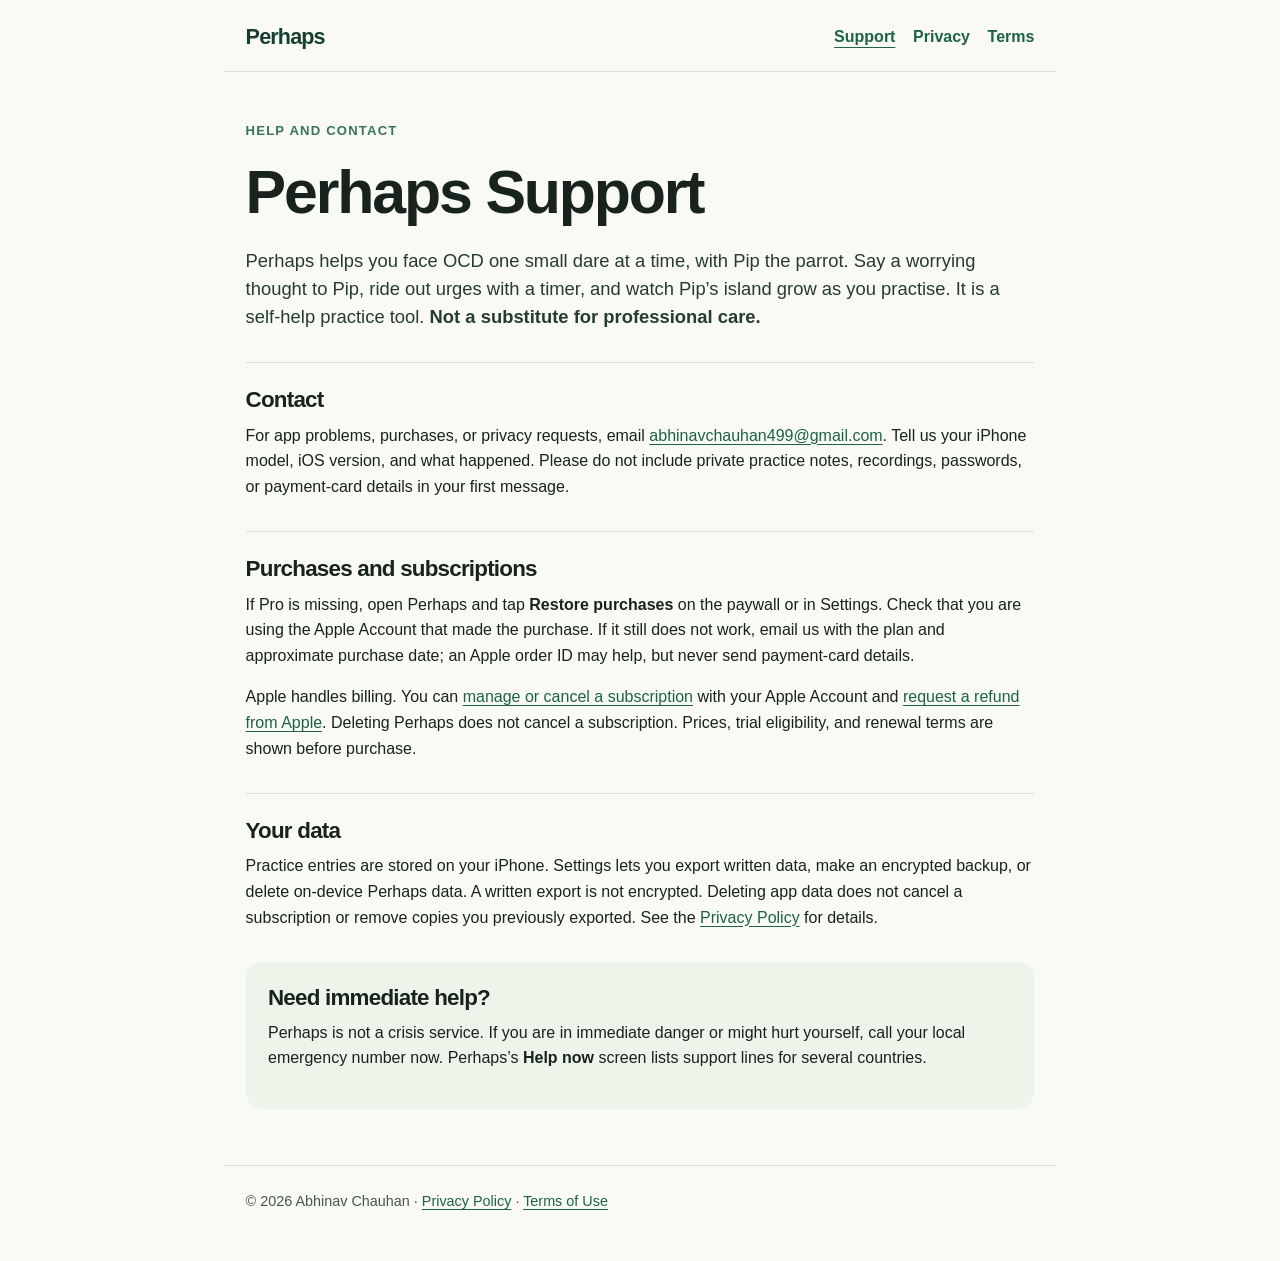
<file: index.html>
<!doctype html>
<html lang="en">
<head>
  <meta charset="utf-8">
  <meta name="viewport" content="width=device-width, initial-scale=1">
  <meta name="description" content="Help with Perhaps, a private self-help practice app for iPhone.">
  <title>Support · Perhaps</title>
  <link rel="stylesheet" href="style.css">
</head>
<body>
  <header class="site-header">
    <a class="brand" href="./">Perhaps</a>
    <nav aria-label="Site navigation"><a aria-current="page" href="./">Support</a><a href="privacy.html">Privacy</a><a href="terms.html">Terms</a></nav>
  </header>
  <main>
    <p class="eyebrow">Help and contact</p>
    <h1>Perhaps Support</h1>
    <p class="lead">Perhaps helps you face OCD one small dare at a time, with Pip the parrot. Say a worrying thought to Pip, ride out urges with a timer, and watch Pip’s island grow as you practise. It is a self-help practice tool. <strong>Not a substitute for professional care.</strong></p>
    <section aria-labelledby="contact"><h2 id="contact">Contact</h2>
      <p>For app problems, purchases, or privacy requests, email <a href="mailto:abhinavchauhan499@gmail.com?subject=Perhaps%20support">abhinavchauhan499@gmail.com</a>. Tell us your iPhone model, iOS version, and what happened. Please do not include private practice notes, recordings, passwords, or payment-card details in your first message.</p>
    </section>
    <section aria-labelledby="purchases"><h2 id="purchases">Purchases and subscriptions</h2>
      <p>If Pro is missing, open Perhaps and tap <strong>Restore purchases</strong> on the paywall or in Settings. Check that you are using the Apple Account that made the purchase. If it still does not work, email us with the plan and approximate purchase date; an Apple order ID may help, but never send payment-card details.</p>
      <p>Apple handles billing. You can <a href="https://apps.apple.com/account/subscriptions">manage or cancel a subscription</a> with your Apple Account and <a href="https://reportaproblem.apple.com/">request a refund from Apple</a>. Deleting Perhaps does not cancel a subscription. Prices, trial eligibility, and renewal terms are shown before purchase.</p>
    </section>
    <section aria-labelledby="data"><h2 id="data">Your data</h2>
      <p>Practice entries are stored on your iPhone. Settings lets you export written data, make an encrypted backup, or delete on-device Perhaps data. A written export is not encrypted. Deleting app data does not cancel a subscription or remove copies you previously exported. See the <a href="privacy.html">Privacy Policy</a> for details.</p>
    </section>
    <section aria-labelledby="safety" class="notice"><h2 id="safety">Need immediate help?</h2>
      <p>Perhaps is not a crisis service. If you are in immediate danger or might hurt yourself, call your local emergency number now. Perhaps’s <strong>Help now</strong> screen lists support lines for several countries.</p>
    </section>
  </main>
  <footer><p>© 2026 Abhinav Chauhan · <a href="privacy.html">Privacy Policy</a> · <a href="terms.html">Terms of Use</a></p></footer>
</body>
</html>
</file>
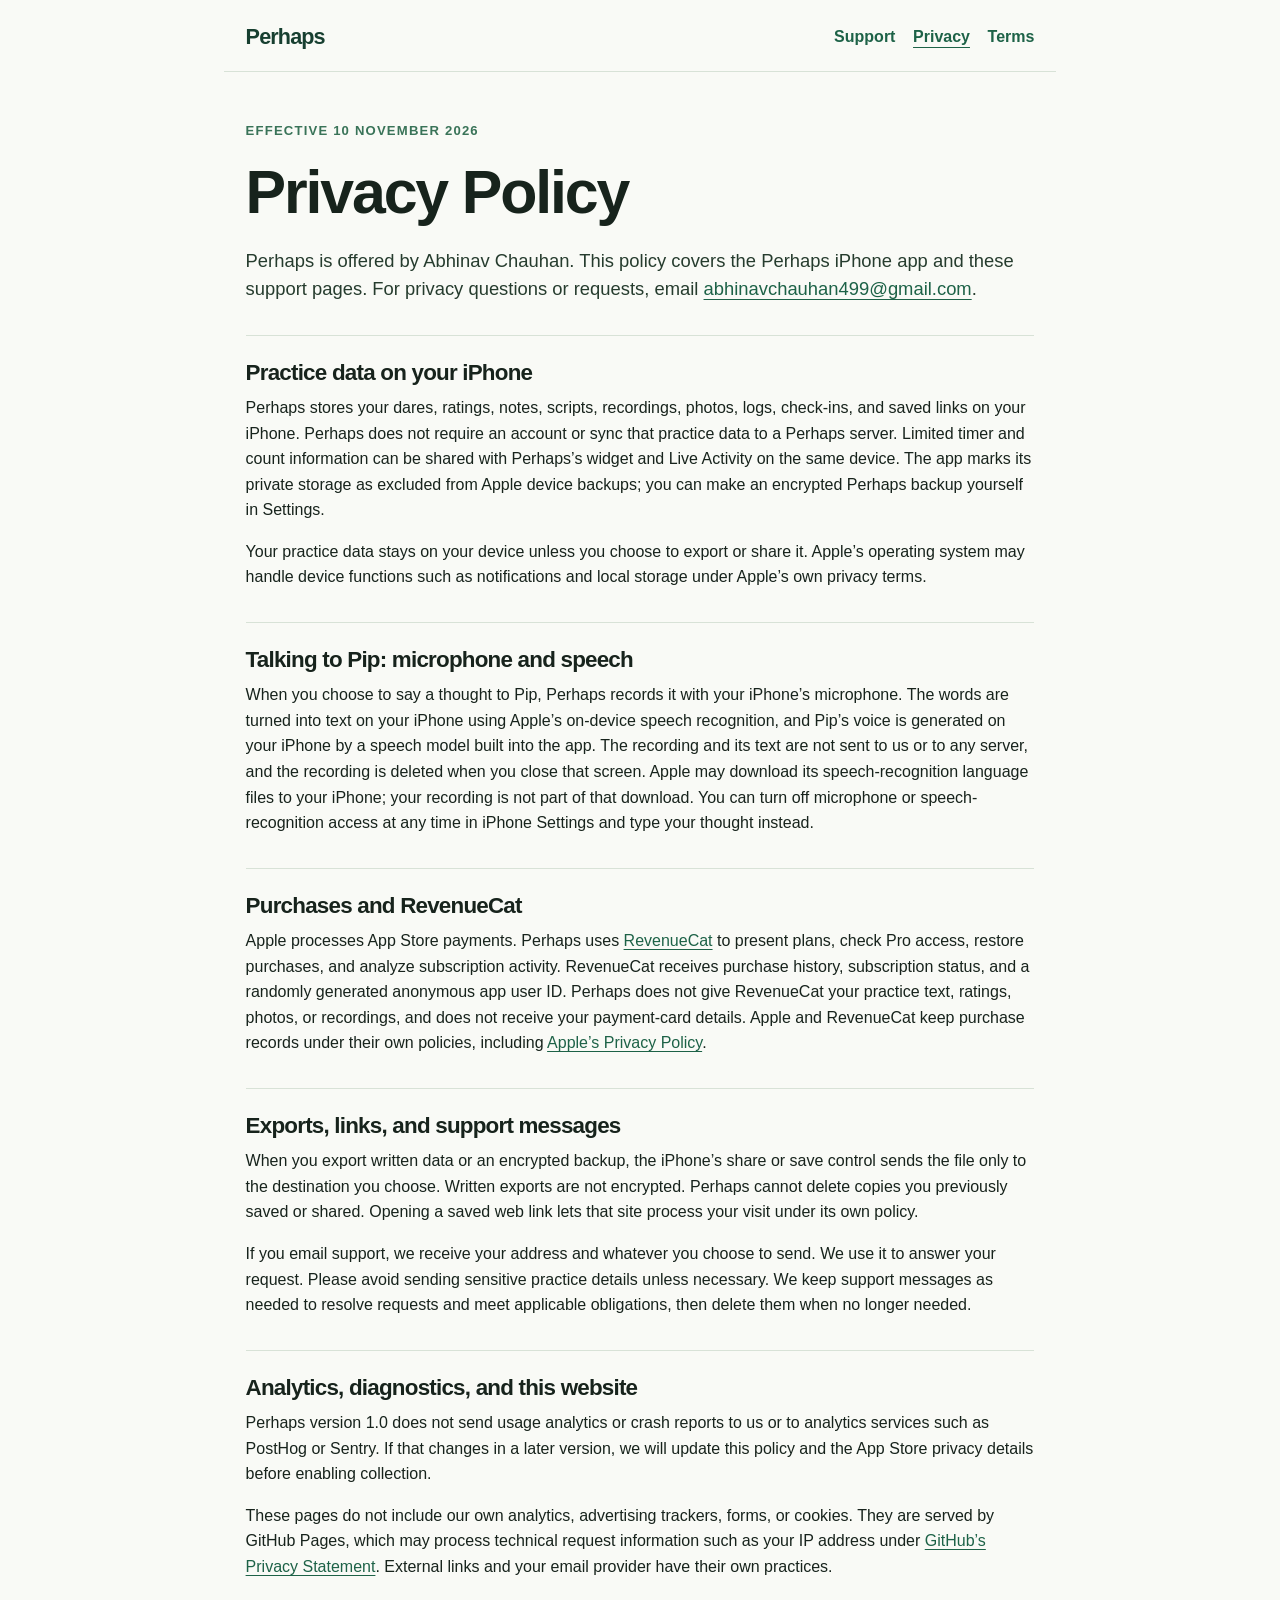
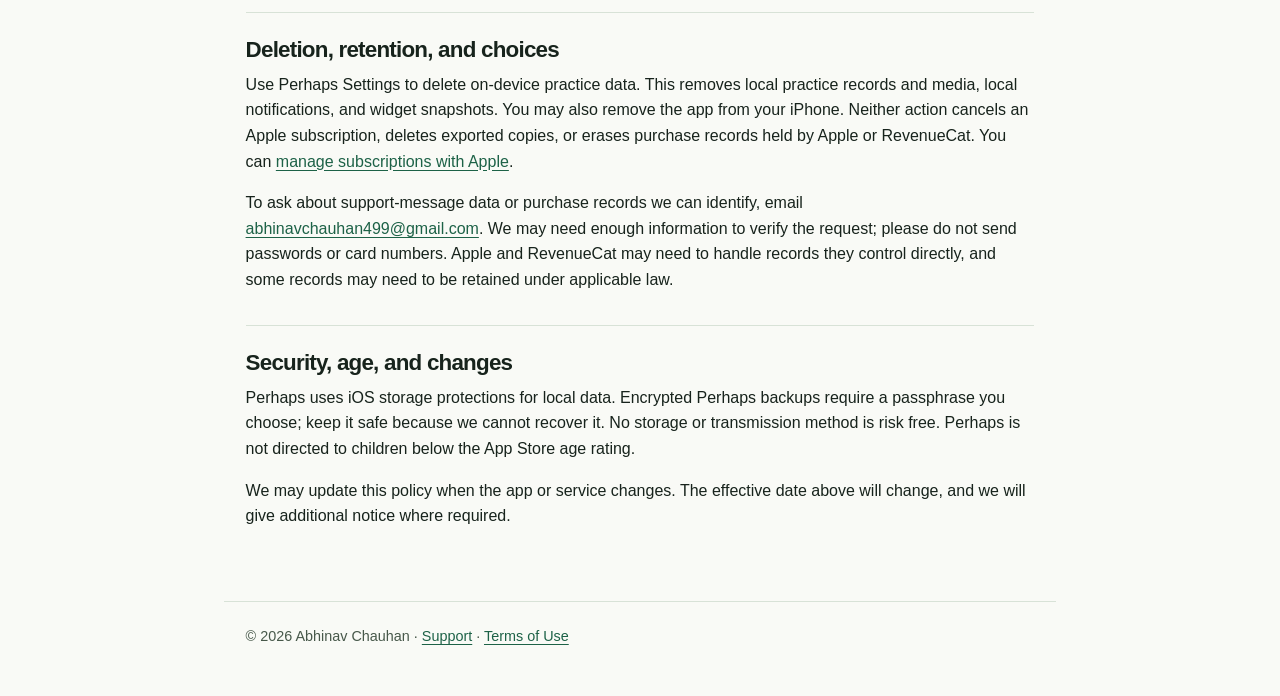
<file: privacy.html>
<!doctype html>
<html lang="en">
<head>
  <meta charset="utf-8">
  <meta name="viewport" content="width=device-width, initial-scale=1">
  <meta name="description" content="How Perhaps handles practice data, purchases, and support requests.">
  <title>Privacy Policy · Perhaps</title>
  <link rel="stylesheet" href="style.css">
</head>
<body>
  <header class="site-header">
    <a class="brand" href="./">Perhaps</a>
    <nav aria-label="Site navigation"><a href="./">Support</a><a aria-current="page" href="privacy.html">Privacy</a><a href="terms.html">Terms</a></nav>
  </header>
  <main>
    <p class="eyebrow">Effective 10 November 2026</p>
    <h1>Privacy Policy</h1>
    <p class="lead">Perhaps is offered by Abhinav Chauhan. This policy covers the Perhaps iPhone app and these support pages. For privacy questions or requests, email <a href="mailto:abhinavchauhan499@gmail.com?subject=Perhaps%20privacy">abhinavchauhan499@gmail.com</a>.</p>
    <section><h2>Practice data on your iPhone</h2>
      <p>Perhaps stores your dares, ratings, notes, scripts, recordings, photos, logs, check-ins, and saved links on your iPhone. Perhaps does not require an account or sync that practice data to a Perhaps server. Limited timer and count information can be shared with Perhaps’s widget and Live Activity on the same device. The app marks its private storage as excluded from Apple device backups; you can make an encrypted Perhaps backup yourself in Settings.</p>
      <p>Your practice data stays on your device unless you choose to export or share it. Apple’s operating system may handle device functions such as notifications and local storage under Apple’s own privacy terms.</p>
    </section>
    <section><h2>Talking to Pip: microphone and speech</h2>
      <p>When you choose to say a thought to Pip, Perhaps records it with your iPhone’s microphone. The words are turned into text on your iPhone using Apple’s on-device speech recognition, and Pip’s voice is generated on your iPhone by a speech model built into the app. The recording and its text are not sent to us or to any server, and the recording is deleted when you close that screen. Apple may download its speech-recognition language files to your iPhone; your recording is not part of that download. You can turn off microphone or speech-recognition access at any time in iPhone Settings and type your thought instead.</p>
    </section>
    <section><h2>Purchases and RevenueCat</h2>
      <p>Apple processes App Store payments. Perhaps uses <a href="https://www.revenuecat.com/privacy/">RevenueCat</a> to present plans, check Pro access, restore purchases, and analyze subscription activity. RevenueCat receives purchase history, subscription status, and a randomly generated anonymous app user ID. Perhaps does not give RevenueCat your practice text, ratings, photos, or recordings, and does not receive your payment-card details. Apple and RevenueCat keep purchase records under their own policies, including <a href="https://www.apple.com/legal/privacy/">Apple’s Privacy Policy</a>.</p>
    </section>
    <section><h2>Exports, links, and support messages</h2>
      <p>When you export written data or an encrypted backup, the iPhone’s share or save control sends the file only to the destination you choose. Written exports are not encrypted. Perhaps cannot delete copies you previously saved or shared. Opening a saved web link lets that site process your visit under its own policy.</p>
      <p>If you email support, we receive your address and whatever you choose to send. We use it to answer your request. Please avoid sending sensitive practice details unless necessary. We keep support messages as needed to resolve requests and meet applicable obligations, then delete them when no longer needed.</p>
    </section>
    <section><h2>Analytics, diagnostics, and this website</h2>
      <p>Perhaps version 1.0 does not send usage analytics or crash reports to us or to analytics services such as PostHog or Sentry. If that changes in a later version, we will update this policy and the App Store privacy details before enabling collection.</p>
      <p>These pages do not include our own analytics, advertising trackers, forms, or cookies. They are served by GitHub Pages, which may process technical request information such as your IP address under <a href="https://docs.github.com/en/site-policy/privacy-policies/github-general-privacy-statement">GitHub’s Privacy Statement</a>. External links and your email provider have their own practices.</p>
    </section>
    <section><h2>Deletion, retention, and choices</h2>
      <p>Use Perhaps Settings to delete on-device practice data. This removes local practice records and media, local notifications, and widget snapshots. You may also remove the app from your iPhone. Neither action cancels an Apple subscription, deletes exported copies, or erases purchase records held by Apple or RevenueCat. You can <a href="https://apps.apple.com/account/subscriptions">manage subscriptions with Apple</a>.</p>
      <p>To ask about support-message data or purchase records we can identify, email <a href="mailto:abhinavchauhan499@gmail.com?subject=Perhaps%20data%20request">abhinavchauhan499@gmail.com</a>. We may need enough information to verify the request; please do not send passwords or card numbers. Apple and RevenueCat may need to handle records they control directly, and some records may need to be retained under applicable law.</p>
    </section>
    <section><h2>Security, age, and changes</h2>
      <p>Perhaps uses iOS storage protections for local data. Encrypted Perhaps backups require a passphrase you choose; keep it safe because we cannot recover it. No storage or transmission method is risk free. Perhaps is not directed to children below the App Store age rating.</p>
      <p>We may update this policy when the app or service changes. The effective date above will change, and we will give additional notice where required.</p>
    </section>
  </main>
  <footer><p>© 2026 Abhinav Chauhan · <a href="./">Support</a> · <a href="terms.html">Terms of Use</a></p></footer>
</body>
</html>
</file>
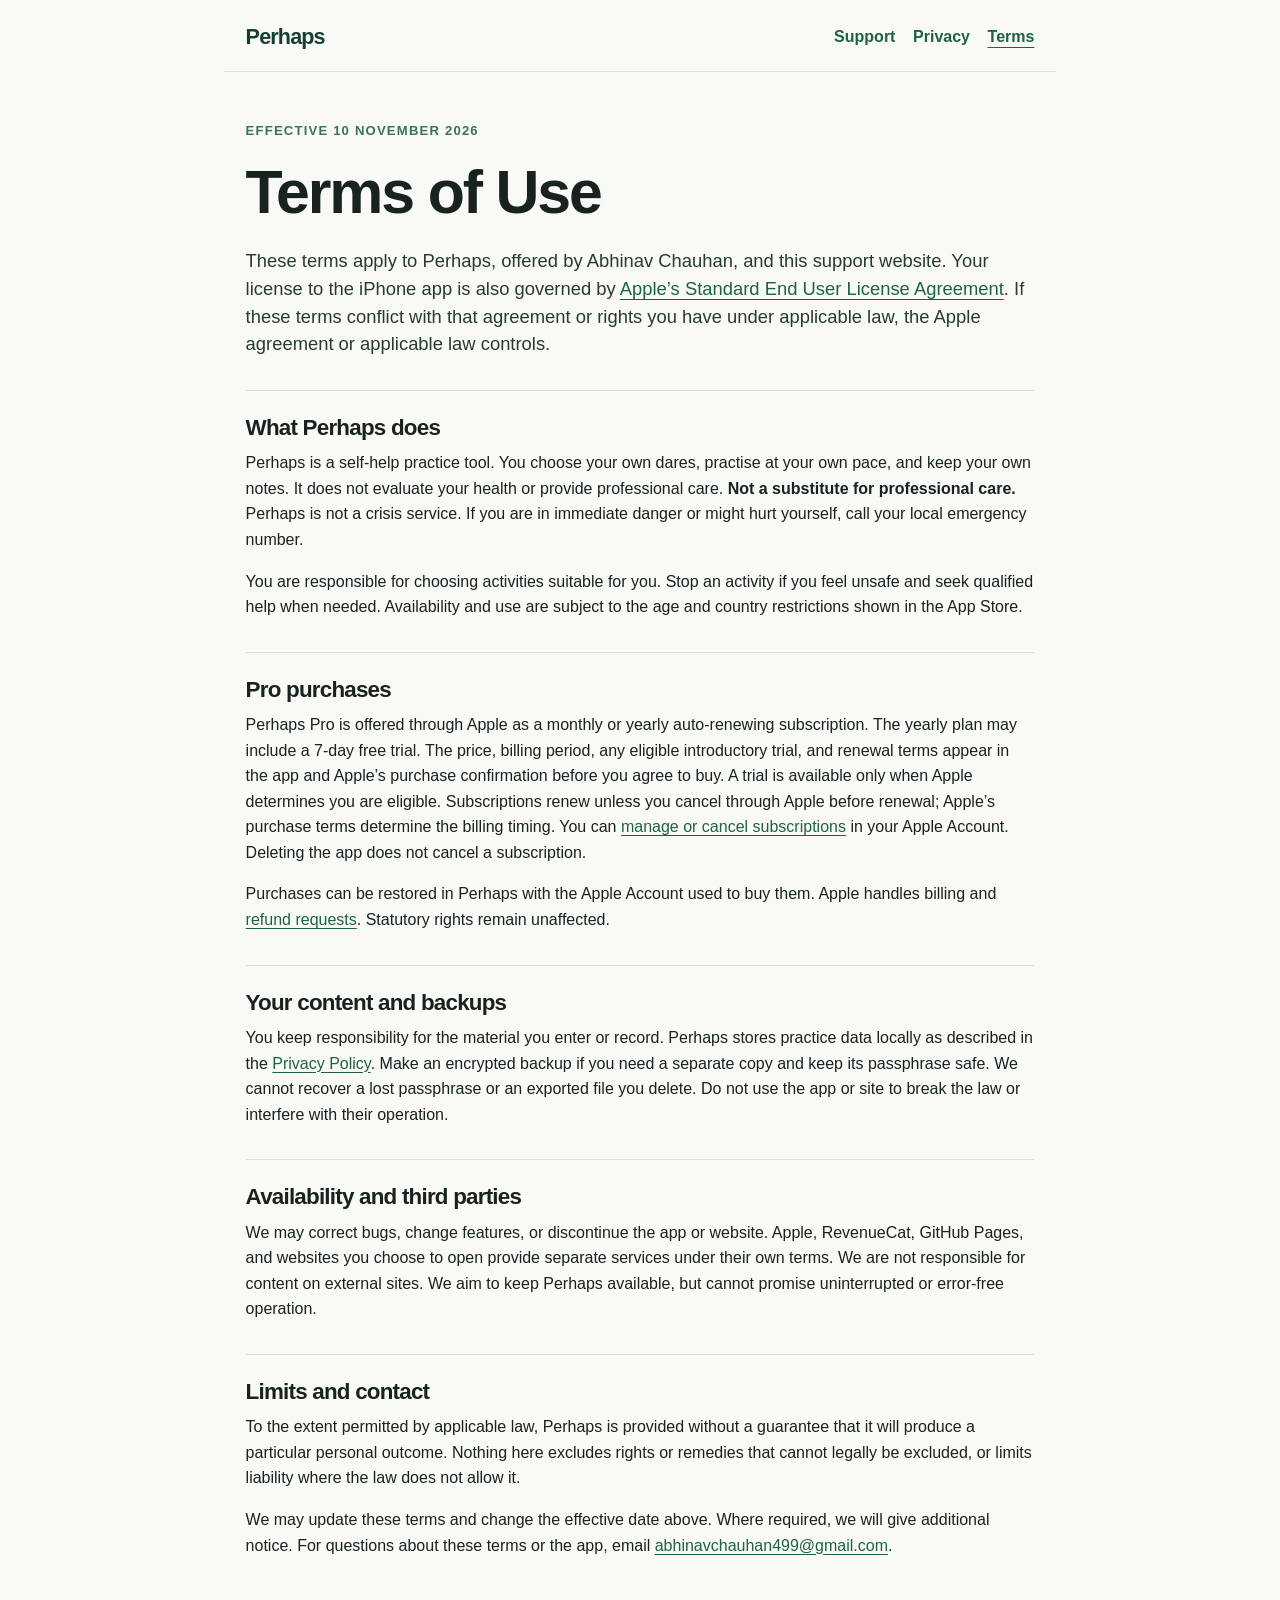
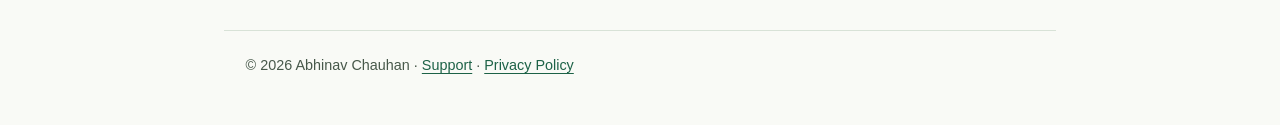
<file: terms.html>
<!doctype html>
<html lang="en">
<head>
  <meta charset="utf-8">
  <meta name="viewport" content="width=device-width, initial-scale=1">
  <meta name="description" content="Terms of use for the Perhaps iPhone app and support website.">
  <title>Terms of Use · Perhaps</title>
  <link rel="stylesheet" href="style.css">
</head>
<body>
  <header class="site-header">
    <a class="brand" href="./">Perhaps</a>
    <nav aria-label="Site navigation"><a href="./">Support</a><a href="privacy.html">Privacy</a><a aria-current="page" href="terms.html">Terms</a></nav>
  </header>
  <main>
    <p class="eyebrow">Effective 10 November 2026</p>
    <h1>Terms of Use</h1>
    <p class="lead">These terms apply to Perhaps, offered by Abhinav Chauhan, and this support website. Your license to the iPhone app is also governed by <a href="https://www.apple.com/legal/internet-services/itunes/dev/stdeula/">Apple’s Standard End User License Agreement</a>. If these terms conflict with that agreement or rights you have under applicable law, the Apple agreement or applicable law controls.</p>
    <section><h2>What Perhaps does</h2>
      <p>Perhaps is a self-help practice tool. You choose your own dares, practise at your own pace, and keep your own notes. It does not evaluate your health or provide professional care. <strong>Not a substitute for professional care.</strong> Perhaps is not a crisis service. If you are in immediate danger or might hurt yourself, call your local emergency number.</p>
      <p>You are responsible for choosing activities suitable for you. Stop an activity if you feel unsafe and seek qualified help when needed. Availability and use are subject to the age and country restrictions shown in the App Store.</p>
    </section>
    <section><h2>Pro purchases</h2>
      <p>Perhaps Pro is offered through Apple as a monthly or yearly auto-renewing subscription. The yearly plan may include a 7-day free trial. The price, billing period, any eligible introductory trial, and renewal terms appear in the app and Apple’s purchase confirmation before you agree to buy. A trial is available only when Apple determines you are eligible. Subscriptions renew unless you cancel through Apple before renewal; Apple’s purchase terms determine the billing timing. You can <a href="https://apps.apple.com/account/subscriptions">manage or cancel subscriptions</a> in your Apple Account. Deleting the app does not cancel a subscription.</p>
      <p>Purchases can be restored in Perhaps with the Apple Account used to buy them. Apple handles billing and <a href="https://reportaproblem.apple.com/">refund requests</a>. Statutory rights remain unaffected.</p>
    </section>
    <section><h2>Your content and backups</h2>
      <p>You keep responsibility for the material you enter or record. Perhaps stores practice data locally as described in the <a href="privacy.html">Privacy Policy</a>. Make an encrypted backup if you need a separate copy and keep its passphrase safe. We cannot recover a lost passphrase or an exported file you delete. Do not use the app or site to break the law or interfere with their operation.</p>
    </section>
    <section><h2>Availability and third parties</h2>
      <p>We may correct bugs, change features, or discontinue the app or website. Apple, RevenueCat, GitHub Pages, and websites you choose to open provide separate services under their own terms. We are not responsible for content on external sites. We aim to keep Perhaps available, but cannot promise uninterrupted or error-free operation.</p>
    </section>
    <section><h2>Limits and contact</h2>
      <p>To the extent permitted by applicable law, Perhaps is provided without a guarantee that it will produce a particular personal outcome. Nothing here excludes rights or remedies that cannot legally be excluded, or limits liability where the law does not allow it.</p>
      <p>We may update these terms and change the effective date above. Where required, we will give additional notice. For questions about these terms or the app, email <a href="mailto:abhinavchauhan499@gmail.com?subject=Perhaps%20terms">abhinavchauhan499@gmail.com</a>.</p>
    </section>
  </main>
  <footer><p>© 2026 Abhinav Chauhan · <a href="./">Support</a> · <a href="privacy.html">Privacy Policy</a></p></footer>
</body>
</html>
</file>
<file: style.css>
:root{color-scheme:light;font-family:-apple-system,BlinkMacSystemFont,"Segoe UI",sans-serif;line-height:1.6;background:#f9faf6;color:#17231c}
*{box-sizing:border-box}
body{margin:0}
.site-header,main,footer{max-width:52rem;margin:auto;padding-left:1.35rem;padding-right:1.35rem}
.site-header{display:flex;justify-content:space-between;align-items:center;gap:1rem;padding-top:1.25rem;padding-bottom:1rem;border-bottom:1px solid #d8e2d7}
.brand{font-size:1.35rem;font-weight:800;letter-spacing:-.04em;color:#173f30;text-decoration:none}
nav{display:flex;gap:1.1rem;flex-wrap:wrap}
nav a{font-weight:600;text-decoration:none}
nav a[aria-current]{text-decoration:underline;text-underline-offset:.3em}
main{padding-top:2.6rem;padding-bottom:3.5rem}
h1,h2{line-height:1.18;letter-spacing:-.035em}
h1{font-size:clamp(2.3rem,6vw,3.8rem);margin:.25rem 0 1.15rem}
h2{font-size:1.4rem;margin:0 0 .55rem}
p{margin:.45rem 0 1rem}
.eyebrow{font-size:.82rem;font-weight:700;text-transform:uppercase;letter-spacing:.09em;color:#397358}
.lead{font-size:1.15rem;line-height:1.5;color:#263c2e}
section{border-top:1px solid #d8e2d7;padding-top:1.5rem;margin-top:2rem}
.notice{background:#edf4e9;border:0;border-radius:1rem;padding:1.4rem}
a{color:#1d6247;text-underline-offset:.2em;overflow-wrap:anywhere}
a:focus-visible{outline:3px solid #1d6247;outline-offset:3px}
footer{border-top:1px solid #d8e2d7;padding-top:1rem;padding-bottom:2rem;font-size:.9rem;color:#47584a}
@media(max-width:36rem){.site-header{align-items:flex-start;flex-direction:column}nav{gap:.9rem}main{padding-top:2rem}}
</file>
